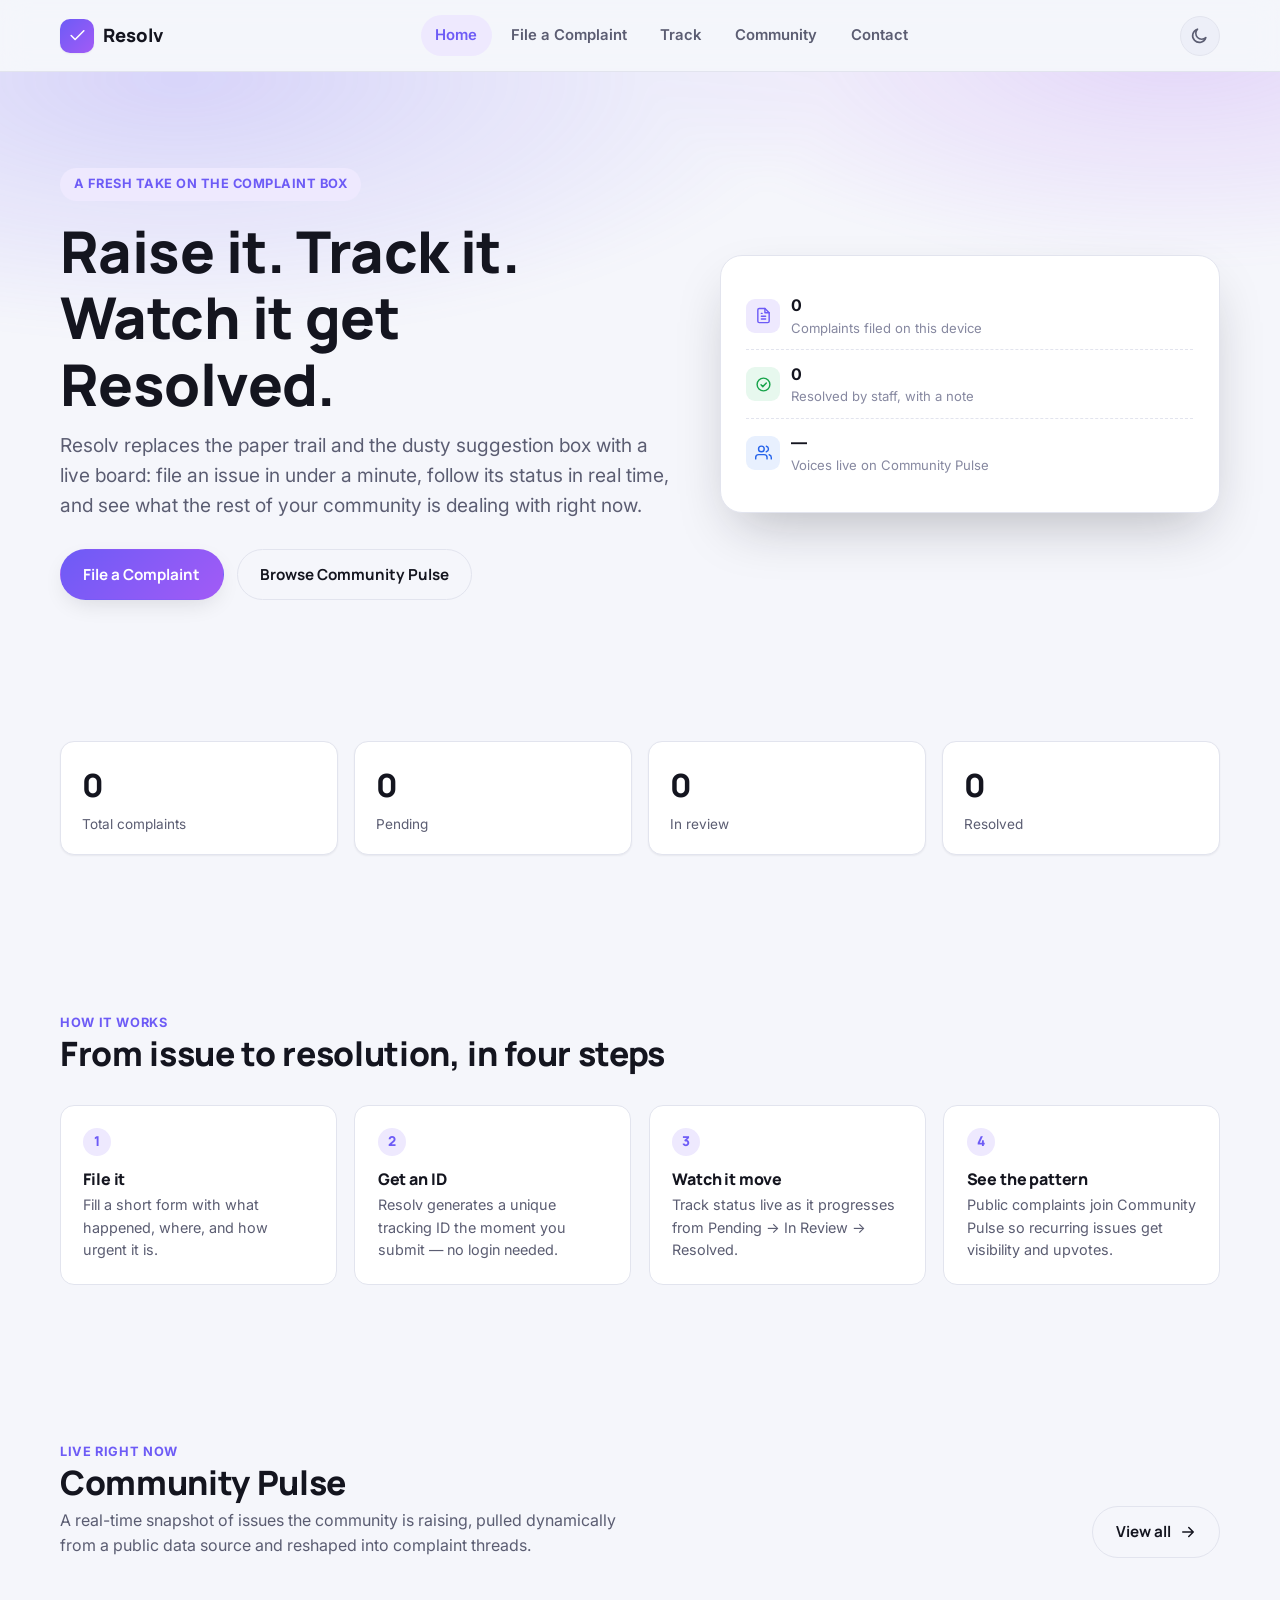
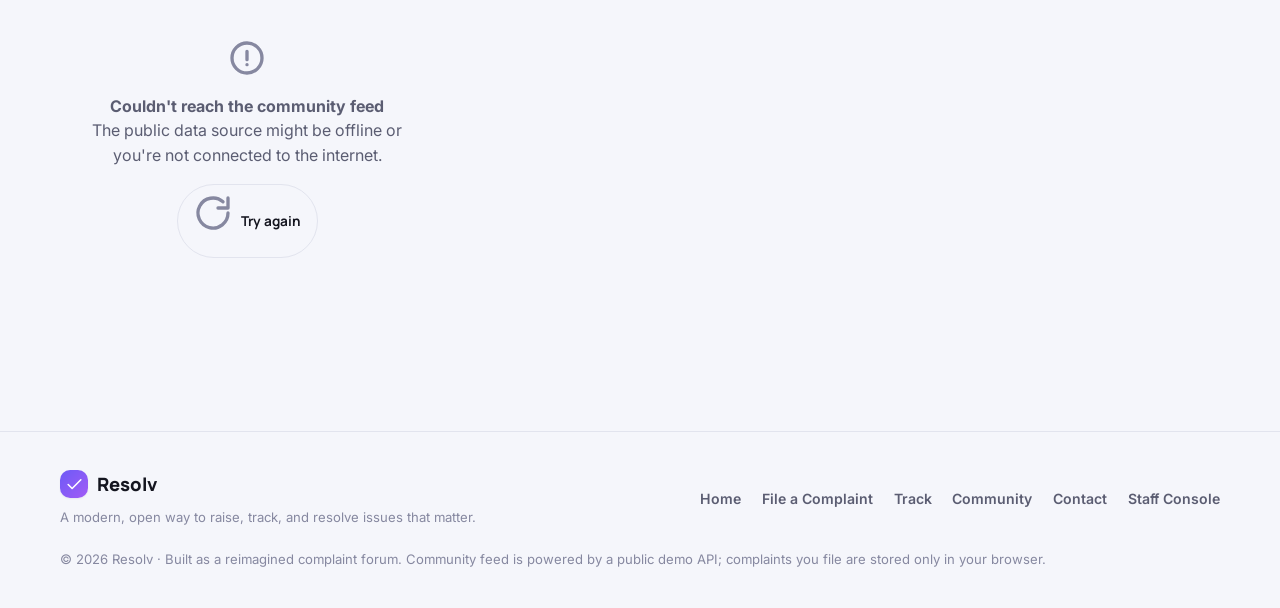
<file: index.html>
<!DOCTYPE html>
<html lang="en">

<head>
  <meta charset="UTF-8" />
  <meta http-equiv="X-UA-Compatible" content="IE=edge" />
  <meta name="viewport" content="width=device-width, initial-scale=1.0" />
  <title>Resolv — Raise it. Track it. Resolved.</title>
  <meta name="description" content="Resolv is a modern, community-driven way to file complaints, watch them move through resolution in real time, and see what issues your community is raising right now." />
  <link rel="icon" href="data:image/svg+xml,%3Csvg xmlns='http://www.w3.org/2000/svg' viewBox='0 0 32 32'%3E%3Crect width='32' height='32' rx='8' fill='%236d5bf6'/%3E%3Cpath d='M9 17l5 5 9-11' stroke='white' stroke-width='3' fill='none' stroke-linecap='round' stroke-linejoin='round'/%3E%3C/svg%3E" />
  <script>
    (function () {
      var t = localStorage.getItem('resolv.theme') || (window.matchMedia && window.matchMedia('(prefers-color-scheme: dark)').matches ? 'dark' : 'light');
      document.documentElement.setAttribute('data-theme', t);
    })();
  </script>
  <link rel="preconnect" href="https://fonts.googleapis.com">
  <link rel="preconnect" href="https://fonts.gstatic.com" crossorigin>
  <link href="https://fonts.googleapis.com/css2?family=Inter:wght@400;500;600;700;800&family=Manrope:wght@700;800&display=swap" rel="stylesheet">
  <link rel="stylesheet" href="assets/css/styles.css" />
</head>

<body data-page="home">

  <header class="site-header">
    <div class="container navbar">
      <a href="index.html" class="brand">
        <span class="brand-mark" data-icon="check"></span>
        Resolv
      </a>
      <nav class="nav-links" id="navLinks">
        <a href="index.html" data-nav="home">Home</a>
        <a href="file-complaint.html" data-nav="file">File a Complaint</a>
        <a href="track-complaint.html" data-nav="track">Track</a>
        <a href="community.html" data-nav="community">Community</a>
        <a href="contact.html" data-nav="contact">Contact</a>
      </nav>
      <div class="nav-right">
        <button class="btn-icon theme-toggle" id="themeToggle" aria-label="Toggle dark mode" type="button"></button>
        <button class="btn-icon nav-toggle" aria-label="Toggle menu" aria-expanded="false" type="button" id="navIconBtn"></button>
      </div>
    </div>
  </header>

  <main>
    <section class="hero">
      <div class="container hero-grid">
        <div>
          <span class="eyebrow">A fresh take on the complaint box</span>
          <h1>Raise it. Track it. Watch it get Resolved.</h1>
          <p class="lede">Resolv replaces the paper trail and the dusty suggestion box with a live board: file an
            issue in under a minute, follow its status in real time, and see what the rest of your community is
            dealing with right now.</p>
          <div class="hero-actions">
            <a href="file-complaint.html" class="btn btn-primary">File a Complaint</a>
            <a href="community.html" class="btn btn-outline">Browse Community Pulse</a>
          </div>
        </div>
        <div class="hero-card fade-in">
          <div class="mini-row">
            <span class="mini-icon" style="background:var(--accent-soft);color:var(--accent)" data-icon="fileText"></span>
            <div>
              <strong id="heroTotal">—</strong>
              <div class="footer-note">Complaints filed on this device</div>
            </div>
          </div>
          <div class="mini-row">
            <span class="mini-icon" style="background:var(--success-soft);color:var(--success)" data-icon="checkCircle"></span>
            <div>
              <strong id="heroResolved">—</strong>
              <div class="footer-note">Resolved by staff, with a note</div>
            </div>
          </div>
          <div class="mini-row">
            <span class="mini-icon" style="background:var(--info-soft);color:var(--info)" data-icon="users"></span>
            <div>
              <strong id="heroVoices">—</strong>
              <div class="footer-note">Voices live on Community Pulse</div>
            </div>
          </div>
        </div>
      </div>
    </section>

    <section>
      <div class="container">
        <div class="stat-row" id="statRow">
          <div class="stat-tile"><div class="value" id="statTotal">—</div><div class="label">Total complaints</div></div>
          <div class="stat-tile"><div class="value" id="statPending">—</div><div class="label">Pending</div></div>
          <div class="stat-tile"><div class="value" id="statReview">—</div><div class="label">In review</div></div>
          <div class="stat-tile"><div class="value" id="statResolved">—</div><div class="label">Resolved</div></div>
        </div>
      </div>
    </section>

    <section>
      <div class="container">
        <div class="section-head">
          <div>
            <span class="section-tag">How it works</span>
            <h2>From issue to resolution, in four steps</h2>
          </div>
        </div>
        <div class="steps-grid">
          <div class="step-card">
            <div class="step-num">1</div>
            <h3>File it</h3>
            <p>Fill a short form with what happened, where, and how urgent it is.</p>
          </div>
          <div class="step-card">
            <div class="step-num">2</div>
            <h3>Get an ID</h3>
            <p>Resolv generates a unique tracking ID the moment you submit — no login needed.</p>
          </div>
          <div class="step-card">
            <div class="step-num">3</div>
            <h3>Watch it move</h3>
            <p>Track status live as it progresses from Pending → In Review → Resolved.</p>
          </div>
          <div class="step-card">
            <div class="step-num">4</div>
            <h3>See the pattern</h3>
            <p>Public complaints join Community Pulse so recurring issues get visibility and upvotes.</p>
          </div>
        </div>
      </div>
    </section>

    <section>
      <div class="container">
        <div class="section-head">
          <div>
            <span class="section-tag">Live right now</span>
            <h2>Community Pulse</h2>
            <p>A real-time snapshot of issues the community is raising, pulled dynamically from a public data
              source and reshaped into complaint threads.</p>
          </div>
          <a href="community.html" class="btn btn-outline">View all<span data-icon="arrowRight"></span></a>
        </div>
        <div class="complaint-grid" id="pulsePreview">
          <div class="skeleton skeleton-card"></div>
          <div class="skeleton skeleton-card"></div>
          <div class="skeleton skeleton-card"></div>
        </div>
      </div>
    </section>
  </main>

  <footer class="site-footer">
    <div class="container footer-grid">
      <div>
        <a href="index.html" class="brand" style="margin-bottom:.5rem;">
          <span class="brand-mark" data-icon="check" style="width:28px;height:28px;"></span>
          Resolv
        </a>
        <p class="footer-note">A modern, open way to raise, track, and resolve issues that matter.</p>
      </div>
      <nav class="foot-links">
        <a href="index.html">Home</a>
        <a href="file-complaint.html">File a Complaint</a>
        <a href="track-complaint.html">Track</a>
        <a href="community.html">Community</a>
        <a href="contact.html">Contact</a>
        <a href="admin.html">Staff Console</a>
      </nav>
    </div>
    <div class="container">
      <p class="footer-note" style="margin-top:1.4rem;">© 2026 Resolv · Built as a reimagined complaint forum. Community
        feed is powered by a public demo API; complaints you file are stored only in your browser.</p>
    </div>
  </footer>

  <script type="module" src="assets/js/home.js"></script>
</body>

</html>
</file>
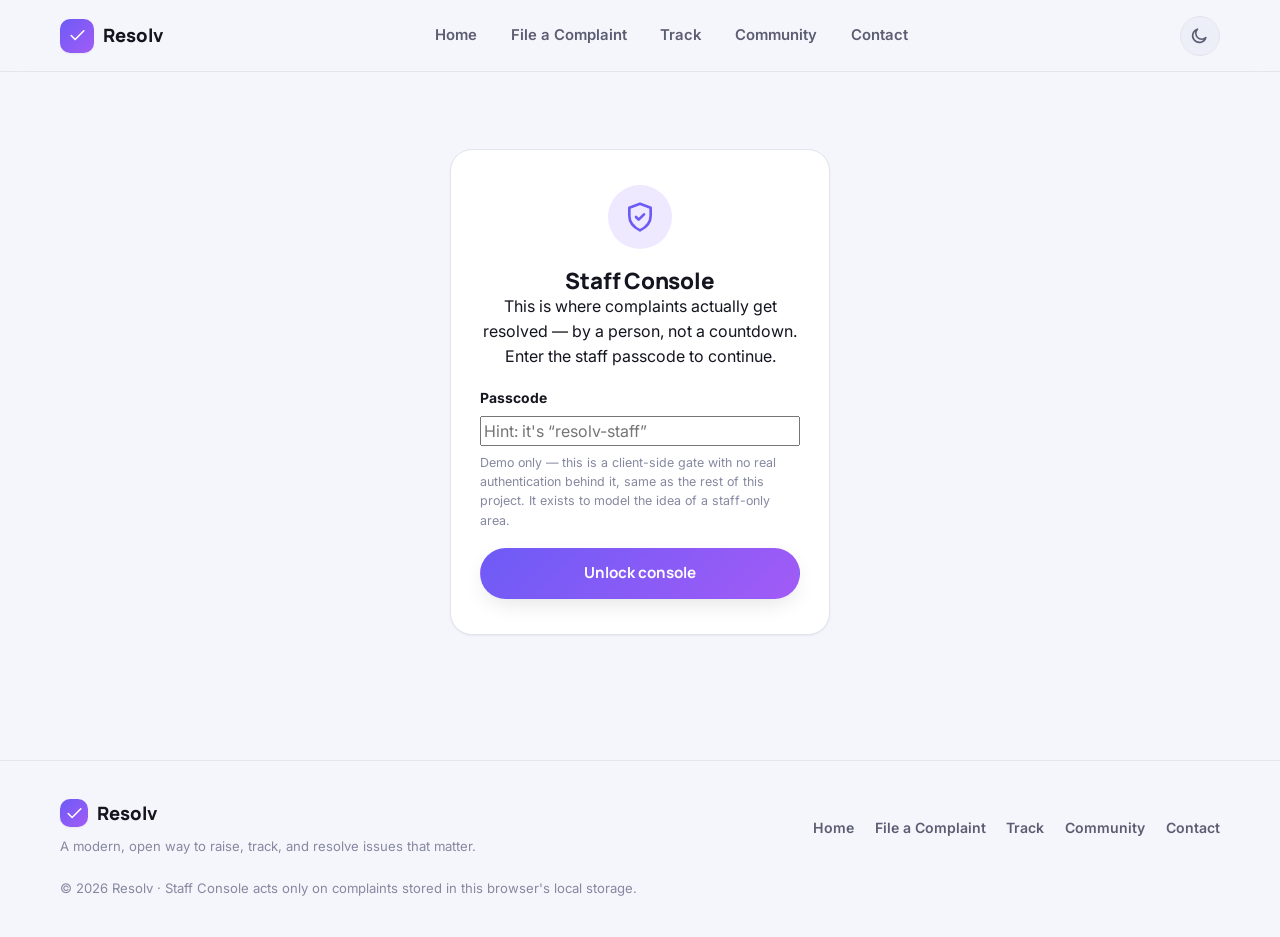
<file: admin.html>
<!DOCTYPE html>
<html lang="en">

<head>
  <meta charset="UTF-8" />
  <meta http-equiv="X-UA-Compatible" content="IE=edge" />
  <meta name="viewport" content="width=device-width, initial-scale=1.0" />
  <title>Staff Console — Resolv</title>
  <meta name="robots" content="noindex" />
  <meta name="description" content="Move complaints through review and mark them resolved with a note." />
  <link rel="icon" href="data:image/svg+xml,%3Csvg xmlns='http://www.w3.org/2000/svg' viewBox='0 0 32 32'%3E%3Crect width='32' height='32' rx='8' fill='%236d5bf6'/%3E%3Cpath d='M9 17l5 5 9-11' stroke='white' stroke-width='3' fill='none' stroke-linecap='round' stroke-linejoin='round'/%3E%3C/svg%3E" />
  <script>
    (function () {
      var t = localStorage.getItem('resolv.theme') || (window.matchMedia && window.matchMedia('(prefers-color-scheme: dark)').matches ? 'dark' : 'light');
      document.documentElement.setAttribute('data-theme', t);
    })();
  </script>
  <link rel="preconnect" href="https://fonts.googleapis.com">
  <link rel="preconnect" href="https://fonts.gstatic.com" crossorigin>
  <link href="https://fonts.googleapis.com/css2?family=Inter:wght@400;500;600;700;800&family=Manrope:wght@700;800&display=swap" rel="stylesheet">
  <link rel="stylesheet" href="assets/css/styles.css" />
</head>

<body data-page="admin">

  <header class="site-header">
    <div class="container navbar">
      <a href="index.html" class="brand">
        <span class="brand-mark" data-icon="check"></span>
        Resolv
      </a>
      <nav class="nav-links" id="navLinks">
        <a href="index.html" data-nav="home">Home</a>
        <a href="file-complaint.html" data-nav="file">File a Complaint</a>
        <a href="track-complaint.html" data-nav="track">Track</a>
        <a href="community.html" data-nav="community">Community</a>
        <a href="contact.html" data-nav="contact">Contact</a>
      </nav>
      <div class="nav-right">
        <button class="btn-icon theme-toggle" id="themeToggle" aria-label="Toggle dark mode" type="button"></button>
        <button class="btn-icon nav-toggle" aria-label="Toggle menu" aria-expanded="false" type="button"></button>
      </div>
    </div>
  </header>

  <main>
    <section id="gateSection">
      <div class="container narrow">
        <div class="card gate-card">
          <div class="success-icon" data-icon="shieldCheck"></div>
          <h1 style="font-size:1.4rem;">Staff Console</h1>
          <p class="lede" style="margin-inline:auto;">This is where complaints actually get resolved — by a person,
            not a countdown. Enter the staff passcode to continue.</p>
          <form id="gateForm" style="margin-top:1.2rem; text-align:left;">
            <div class="field">
              <label for="passcode">Passcode</label>
              <input type="password" id="passcode" placeholder="Hint: it's “resolv-staff”" autocomplete="off" />
              <span class="hint">Demo only — this is a client-side gate with no real authentication behind it, same
                as the rest of this project. It exists to model the idea of a staff-only area.</span>
            </div>
            <button type="submit" class="btn btn-primary btn-block">Unlock console</button>
          </form>
        </div>
      </div>
    </section>

    <section id="consoleSection" hidden style="padding-top: 2rem;">
      <div class="container">
        <span class="eyebrow">Staff only</span>
        <h1 style="font-size:clamp(1.8rem,4vw,2.4rem); margin-block:1rem .6rem;">Staff Console</h1>
        <p class="lede">Move complaints through the pipeline. A complaint only becomes <strong>Resolved</strong> when
          you resolve it here — nothing here happens automatically.</p>

        <div class="stat-row" style="margin-top:1.6rem;">
          <div class="stat-tile"><div class="value" id="cTotal">—</div><div class="label">Total</div></div>
          <div class="stat-tile"><div class="value" id="cPending">—</div><div class="label">Pending</div></div>
          <div class="stat-tile"><div class="value" id="cReview">—</div><div class="label">In review</div></div>
          <div class="stat-tile"><div class="value" id="cResolved">—</div><div class="label">Resolved</div></div>
        </div>

        <div class="filters-bar" style="margin-top:1.6rem;">
          <div class="search-field">
            <span data-icon="search"></span>
            <input type="text" id="searchInput" placeholder="Search by ID, category, filer…" />
          </div>
          <div class="chip-group" id="statusChips">
            <button class="chip active" data-filter="all" type="button">All</button>
            <button class="chip" data-filter="pending" type="button">Pending</button>
            <button class="chip" data-filter="review" type="button">In Review</button>
            <button class="chip" data-filter="resolved" type="button">Resolved</button>
          </div>
        </div>

        <div id="adminList"></div>
      </div>
    </section>
  </main>

  <footer class="site-footer">
    <div class="container footer-grid">
      <div>
        <a href="index.html" class="brand" style="margin-bottom:.5rem;">
          <span class="brand-mark" data-icon="check" style="width:28px;height:28px;"></span>
          Resolv
        </a>
        <p class="footer-note">A modern, open way to raise, track, and resolve issues that matter.</p>
      </div>
      <nav class="foot-links">
        <a href="index.html">Home</a>
        <a href="file-complaint.html">File a Complaint</a>
        <a href="track-complaint.html">Track</a>
        <a href="community.html">Community</a>
        <a href="contact.html">Contact</a>
      </nav>
    </div>
    <div class="container">
      <p class="footer-note" style="margin-top:1.4rem;">© 2026 Resolv · Staff Console acts only on complaints stored in this browser's local storage.</p>
    </div>
  </footer>

  <script type="module" src="assets/js/admin.js"></script>
</body>

</html>
</file>
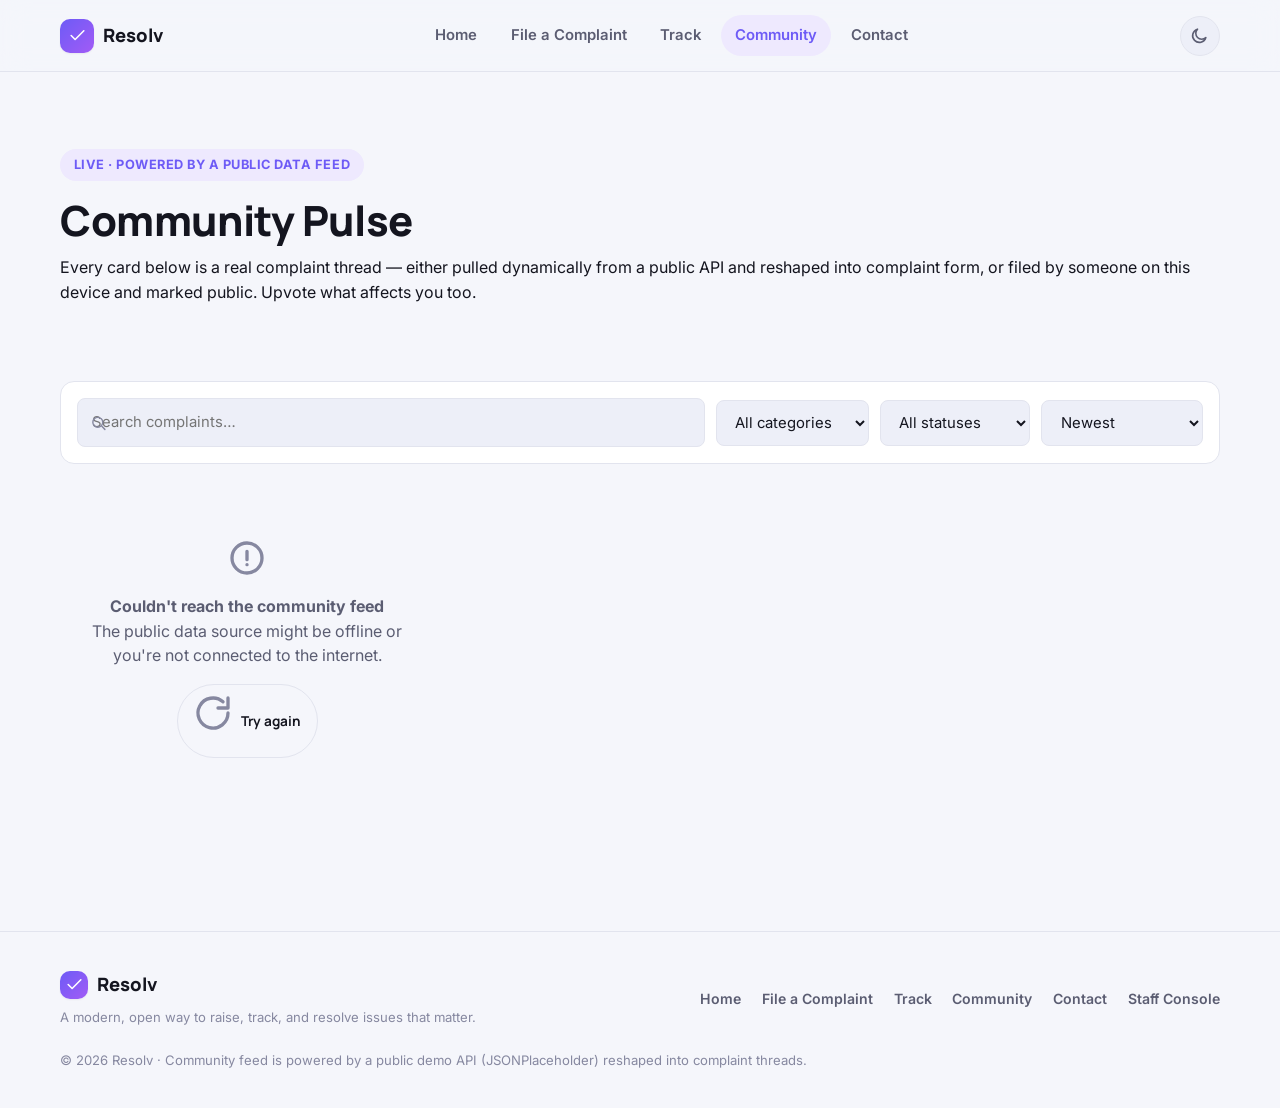
<file: community.html>
<!DOCTYPE html>
<html lang="en">

<head>
  <meta charset="UTF-8" />
  <meta http-equiv="X-UA-Compatible" content="IE=edge" />
  <meta name="viewport" content="width=device-width, initial-scale=1.0" />
  <title>Community Pulse — Resolv</title>
  <meta name="description" content="See what issues the community is raising right now, filter by category or status, and upvote what matters to you." />
  <link rel="icon" href="data:image/svg+xml,%3Csvg xmlns='http://www.w3.org/2000/svg' viewBox='0 0 32 32'%3E%3Crect width='32' height='32' rx='8' fill='%236d5bf6'/%3E%3Cpath d='M9 17l5 5 9-11' stroke='white' stroke-width='3' fill='none' stroke-linecap='round' stroke-linejoin='round'/%3E%3C/svg%3E" />
  <script>
    (function () {
      var t = localStorage.getItem('resolv.theme') || (window.matchMedia && window.matchMedia('(prefers-color-scheme: dark)').matches ? 'dark' : 'light');
      document.documentElement.setAttribute('data-theme', t);
    })();
  </script>
  <link rel="preconnect" href="https://fonts.googleapis.com">
  <link rel="preconnect" href="https://fonts.gstatic.com" crossorigin>
  <link href="https://fonts.googleapis.com/css2?family=Inter:wght@400;500;600;700;800&family=Manrope:wght@700;800&display=swap" rel="stylesheet">
  <link rel="stylesheet" href="assets/css/styles.css" />
</head>

<body data-page="community">

  <header class="site-header">
    <div class="container navbar">
      <a href="index.html" class="brand">
        <span class="brand-mark" data-icon="check"></span>
        Resolv
      </a>
      <nav class="nav-links" id="navLinks">
        <a href="index.html" data-nav="home">Home</a>
        <a href="file-complaint.html" data-nav="file">File a Complaint</a>
        <a href="track-complaint.html" data-nav="track">Track</a>
        <a href="community.html" data-nav="community">Community</a>
        <a href="contact.html" data-nav="contact">Contact</a>
      </nav>
      <div class="nav-right">
        <button class="btn-icon theme-toggle" id="themeToggle" aria-label="Toggle dark mode" type="button"></button>
        <button class="btn-icon nav-toggle" aria-label="Toggle menu" aria-expanded="false" type="button"></button>
      </div>
    </div>
  </header>

  <main>
    <section style="padding-bottom:0;">
      <div class="container">
        <span class="eyebrow">Live · powered by a public data feed</span>
        <h1 style="font-size:clamp(1.8rem,4vw,2.6rem); margin-block:1rem .6rem;">Community Pulse</h1>
        <p class="lede">Every card below is a real complaint thread — either pulled dynamically from a public API and
          reshaped into complaint form, or filed by someone on this device and marked public. Upvote what affects you
          too.</p>
      </div>
    </section>

    <section>
      <div class="container">
        <div class="filters-bar">
          <div class="search-field">
            <span data-icon="search"></span>
            <input type="text" id="searchInput" placeholder="Search complaints…" />
          </div>
          <select id="categoryFilter">
            <option value="all">All categories</option>
          </select>
          <select id="statusFilter">
            <option value="all">All statuses</option>
            <option value="pending">Pending</option>
            <option value="review">In Review</option>
            <option value="resolved">Resolved</option>
          </select>
          <select id="sortFilter">
            <option value="newest">Newest</option>
            <option value="votes">Most upvoted</option>
            <option value="discussed">Most discussed</option>
          </select>
        </div>

        <p class="footer-note" id="resultCount" style="margin-bottom:1.2rem;"></p>

        <div class="complaint-grid" id="board"></div>
      </div>
    </section>
  </main>

  <footer class="site-footer">
    <div class="container footer-grid">
      <div>
        <a href="index.html" class="brand" style="margin-bottom:.5rem;">
          <span class="brand-mark" data-icon="check" style="width:28px;height:28px;"></span>
          Resolv
        </a>
        <p class="footer-note">A modern, open way to raise, track, and resolve issues that matter.</p>
      </div>
      <nav class="foot-links">
        <a href="index.html">Home</a>
        <a href="file-complaint.html">File a Complaint</a>
        <a href="track-complaint.html">Track</a>
        <a href="community.html">Community</a>
        <a href="contact.html">Contact</a>
        <a href="admin.html">Staff Console</a>
      </nav>
    </div>
    <div class="container">
      <p class="footer-note" style="margin-top:1.4rem;">© 2026 Resolv · Community feed is powered by a public demo API (JSONPlaceholder) reshaped into complaint threads.</p>
    </div>
  </footer>

  <script type="module" src="assets/js/community.js"></script>
</body>

</html>
</file>
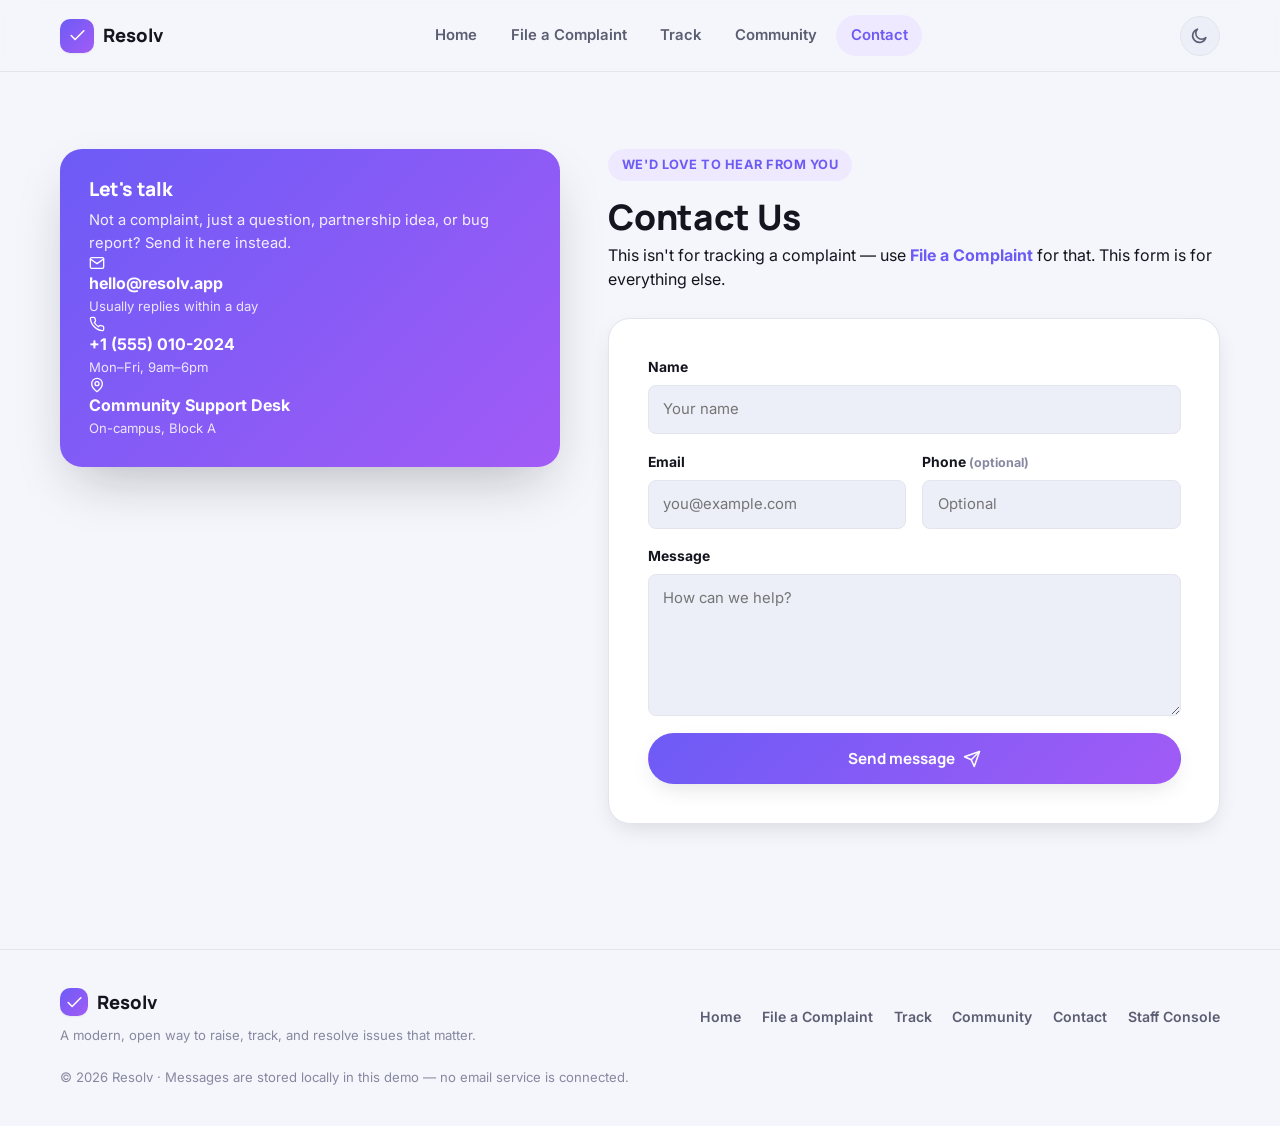
<file: contact.html>
<!DOCTYPE html>
<html lang="en">

<head>
  <meta charset="UTF-8" />
  <meta http-equiv="X-UA-Compatible" content="IE=edge" />
  <meta name="viewport" content="width=device-width, initial-scale=1.0" />
  <title>Contact Us — Resolv</title>
  <meta name="description" content="Get in touch with the Resolv team." />
  <link rel="icon" href="data:image/svg+xml,%3Csvg xmlns='http://www.w3.org/2000/svg' viewBox='0 0 32 32'%3E%3Crect width='32' height='32' rx='8' fill='%236d5bf6'/%3E%3Cpath d='M9 17l5 5 9-11' stroke='white' stroke-width='3' fill='none' stroke-linecap='round' stroke-linejoin='round'/%3E%3C/svg%3E" />
  <script>
    (function () {
      var t = localStorage.getItem('resolv.theme') || (window.matchMedia && window.matchMedia('(prefers-color-scheme: dark)').matches ? 'dark' : 'light');
      document.documentElement.setAttribute('data-theme', t);
    })();
  </script>
  <link rel="preconnect" href="https://fonts.googleapis.com">
  <link rel="preconnect" href="https://fonts.gstatic.com" crossorigin>
  <link href="https://fonts.googleapis.com/css2?family=Inter:wght@400;500;600;700;800&family=Manrope:wght@700;800&display=swap" rel="stylesheet">
  <link rel="stylesheet" href="assets/css/styles.css" />
</head>

<body data-page="contact">

  <header class="site-header">
    <div class="container navbar">
      <a href="index.html" class="brand">
        <span class="brand-mark" data-icon="check"></span>
        Resolv
      </a>
      <nav class="nav-links" id="navLinks">
        <a href="index.html" data-nav="home">Home</a>
        <a href="file-complaint.html" data-nav="file">File a Complaint</a>
        <a href="track-complaint.html" data-nav="track">Track</a>
        <a href="community.html" data-nav="community">Community</a>
        <a href="contact.html" data-nav="contact">Contact</a>
      </nav>
      <div class="nav-right">
        <button class="btn-icon theme-toggle" id="themeToggle" aria-label="Toggle dark mode" type="button"></button>
        <button class="btn-icon nav-toggle" aria-label="Toggle menu" aria-expanded="false" type="button"></button>
      </div>
    </div>
  </header>

  <main>
    <section>
      <div class="container two-col">
        <div class="contact-info-card">
          <h3>Let's talk</h3>
          <p>Not a complaint, just a question, partnership idea, or bug report? Send it here instead.</p>
          <div class="mini-row">
            <span class="mini-icon" data-icon="mail"></span>
            <div><strong>hello@resolv.app</strong><div style="opacity:.85; font-size:.82rem;">Usually replies within a day</div></div>
          </div>
          <div class="mini-row">
            <span class="mini-icon" data-icon="phone"></span>
            <div><strong>+1 (555) 010-2024</strong><div style="opacity:.85; font-size:.82rem;">Mon–Fri, 9am–6pm</div></div>
          </div>
          <div class="mini-row">
            <span class="mini-icon" data-icon="mapPin"></span>
            <div><strong>Community Support Desk</strong><div style="opacity:.85; font-size:.82rem;">On-campus, Block A</div></div>
          </div>
        </div>

        <div>
          <span class="eyebrow">We'd love to hear from you</span>
          <h1 style="font-size:clamp(1.7rem,3.4vw,2.2rem); margin-block:1rem .3rem;">Contact Us</h1>
          <p class="lede" style="margin-bottom:1.6rem;">This isn't for tracking a complaint — use <a href="file-complaint.html" style="color:var(--accent); font-weight:700;">File a Complaint</a> for that. This form is for everything else.</p>

          <form class="form-card" id="contactForm" novalidate>
            <div class="field" data-field="name">
              <label for="name">Name</label>
              <input type="text" id="name" name="name" placeholder="Your name" />
              <span class="error-text">Please enter your name.</span>
            </div>
            <div class="field-row">
              <div class="field" data-field="email">
                <label for="email">Email</label>
                <input type="email" id="email" name="email" placeholder="you@example.com" />
                <span class="error-text">Enter a valid email.</span>
              </div>
              <div class="field" data-field="phone">
                <label for="phone">Phone <span class="hint">(optional)</span></label>
                <input type="tel" id="phone" name="phone" placeholder="Optional" />
              </div>
            </div>
            <div class="field" data-field="message">
              <label for="message">Message</label>
              <textarea id="message" name="message" rows="5" placeholder="How can we help?"></textarea>
              <span class="error-text">Please write a short message (10+ characters).</span>
            </div>
            <button type="submit" class="btn btn-primary btn-block">Send message<span data-icon="send"></span></button>
          </form>

          <div class="card form-card success-panel" id="contactSuccess" hidden>
            <div class="success-icon" data-icon="checkCircle"></div>
            <h2>Message sent</h2>
            <p class="lede" style="margin-inline:auto;">Thanks for reaching out — we'll get back to you soon.</p>
            <button type="button" class="btn btn-outline" id="sendAnotherBtn" style="margin-top:1rem;">Send another message</button>
          </div>
        </div>
      </div>
    </section>
  </main>

  <footer class="site-footer">
    <div class="container footer-grid">
      <div>
        <a href="index.html" class="brand" style="margin-bottom:.5rem;">
          <span class="brand-mark" data-icon="check" style="width:28px;height:28px;"></span>
          Resolv
        </a>
        <p class="footer-note">A modern, open way to raise, track, and resolve issues that matter.</p>
      </div>
      <nav class="foot-links">
        <a href="index.html">Home</a>
        <a href="file-complaint.html">File a Complaint</a>
        <a href="track-complaint.html">Track</a>
        <a href="community.html">Community</a>
        <a href="contact.html">Contact</a>
        <a href="admin.html">Staff Console</a>
      </nav>
    </div>
    <div class="container">
      <p class="footer-note" style="margin-top:1.4rem;">© 2026 Resolv · Messages are stored locally in this demo — no email service is connected.</p>
    </div>
  </footer>

  <script type="module" src="assets/js/contact.js"></script>
</body>

</html>
</file>
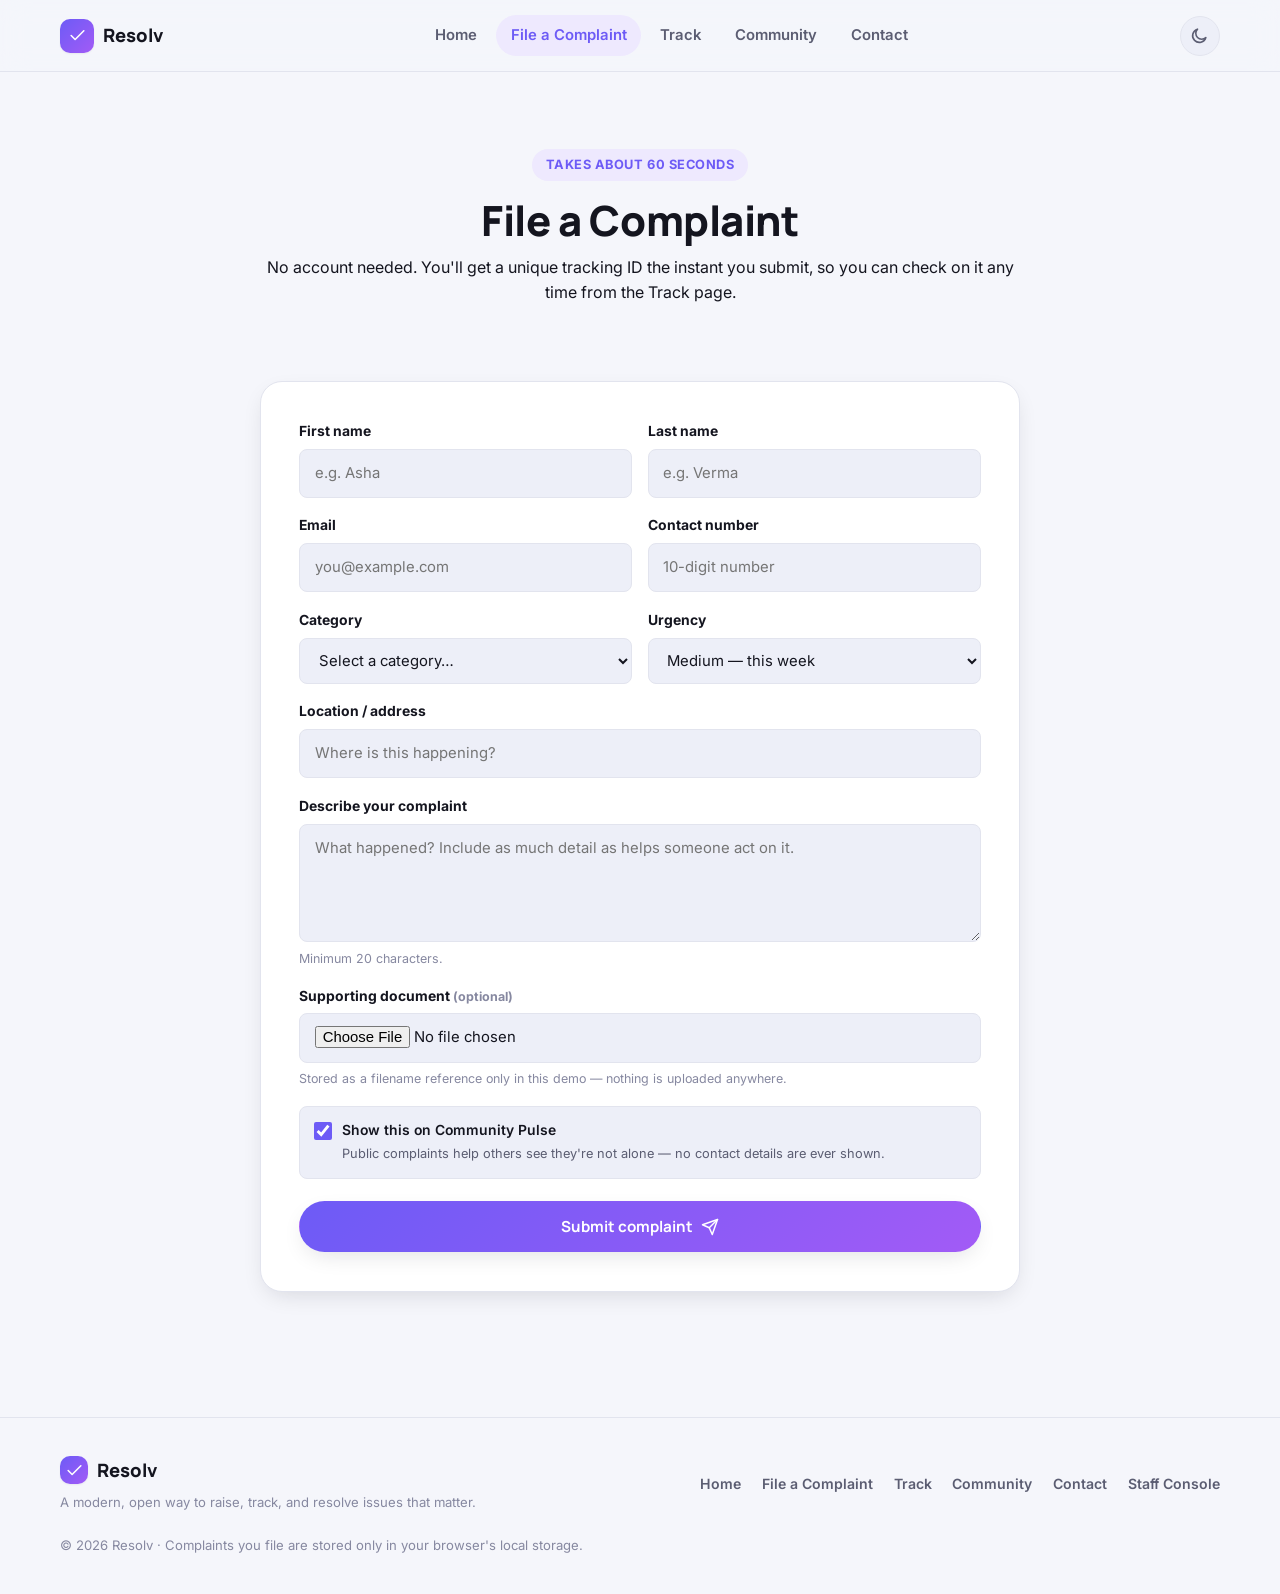
<file: file-complaint.html>
<!DOCTYPE html>
<html lang="en">

<head>
  <meta charset="UTF-8" />
  <meta http-equiv="X-UA-Compatible" content="IE=edge" />
  <meta name="viewport" content="width=device-width, initial-scale=1.0" />
  <title>File a Complaint — Resolv</title>
  <meta name="description" content="File a complaint in under a minute and get an instant tracking ID." />
  <link rel="icon" href="data:image/svg+xml,%3Csvg xmlns='http://www.w3.org/2000/svg' viewBox='0 0 32 32'%3E%3Crect width='32' height='32' rx='8' fill='%236d5bf6'/%3E%3Cpath d='M9 17l5 5 9-11' stroke='white' stroke-width='3' fill='none' stroke-linecap='round' stroke-linejoin='round'/%3E%3C/svg%3E" />
  <script>
    (function () {
      var t = localStorage.getItem('resolv.theme') || (window.matchMedia && window.matchMedia('(prefers-color-scheme: dark)').matches ? 'dark' : 'light');
      document.documentElement.setAttribute('data-theme', t);
    })();
  </script>
  <link rel="preconnect" href="https://fonts.googleapis.com">
  <link rel="preconnect" href="https://fonts.gstatic.com" crossorigin>
  <link href="https://fonts.googleapis.com/css2?family=Inter:wght@400;500;600;700;800&family=Manrope:wght@700;800&display=swap" rel="stylesheet">
  <link rel="stylesheet" href="assets/css/styles.css" />
</head>

<body data-page="file">

  <header class="site-header">
    <div class="container navbar">
      <a href="index.html" class="brand">
        <span class="brand-mark" data-icon="check"></span>
        Resolv
      </a>
      <nav class="nav-links" id="navLinks">
        <a href="index.html" data-nav="home">Home</a>
        <a href="file-complaint.html" data-nav="file">File a Complaint</a>
        <a href="track-complaint.html" data-nav="track">Track</a>
        <a href="community.html" data-nav="community">Community</a>
        <a href="contact.html" data-nav="contact">Contact</a>
      </nav>
      <div class="nav-right">
        <button class="btn-icon theme-toggle" id="themeToggle" aria-label="Toggle dark mode" type="button"></button>
        <button class="btn-icon nav-toggle" aria-label="Toggle menu" aria-expanded="false" type="button"></button>
      </div>
    </div>
  </header>

  <main>
    <section style="padding-bottom: 0;">
      <div class="container narrow" style="text-align:center;">
        <span class="eyebrow">Takes about 60 seconds</span>
        <h1 style="font-size:clamp(1.8rem,4vw,2.6rem); margin-block:1rem .6rem;">File a Complaint</h1>
        <p class="lede" style="margin-inline:auto;">No account needed. You'll get a unique tracking ID the instant
          you submit, so you can check on it any time from the Track page.</p>
      </div>
    </section>

    <section>
      <div class="container narrow">

        <form class="form-card" id="complaintForm" novalidate>
          <div class="field-row">
            <div class="field" data-field="firstName">
              <label for="firstName">First name</label>
              <input type="text" id="firstName" name="firstName" placeholder="e.g. Asha" autocomplete="given-name" />
              <span class="error-text">Please enter your first name.</span>
            </div>
            <div class="field" data-field="lastName">
              <label for="lastName">Last name</label>
              <input type="text" id="lastName" name="lastName" placeholder="e.g. Verma" autocomplete="family-name" />
              <span class="error-text">Please enter your last name.</span>
            </div>
          </div>

          <div class="field-row">
            <div class="field" data-field="email">
              <label for="email">Email</label>
              <input type="email" id="email" name="email" placeholder="you@example.com" autocomplete="email" />
              <span class="error-text">Enter a valid email address.</span>
            </div>
            <div class="field" data-field="contact">
              <label for="contact">Contact number</label>
              <input type="tel" id="contact" name="contact" placeholder="10-digit number" autocomplete="tel" />
              <span class="error-text">Enter a valid 10-digit phone number.</span>
            </div>
          </div>

          <div class="field-row">
            <div class="field" data-field="category">
              <label for="category">Category</label>
              <select id="category" name="category">
                <option value="">Select a category…</option>
              </select>
              <span class="error-text">Please choose a category.</span>
            </div>
            <div class="field" data-field="urgency">
              <label for="urgency">Urgency</label>
              <select id="urgency" name="urgency">
                <option value="low">Low — can wait</option>
                <option value="medium" selected>Medium — this week</option>
                <option value="high">High — needs quick attention</option>
              </select>
            </div>
          </div>

          <div class="field" data-field="address">
            <label for="address">Location / address</label>
            <input type="text" id="address" name="address" placeholder="Where is this happening?" />
            <span class="error-text">Please add a location.</span>
          </div>

          <div class="field" data-field="description">
            <label for="description">Describe your complaint</label>
            <textarea id="description" name="description" rows="4" placeholder="What happened? Include as much detail as helps someone act on it."></textarea>
            <span class="hint">Minimum 20 characters.</span>
            <span class="error-text">Please describe the issue in at least 20 characters.</span>
          </div>

          <div class="field">
            <label for="proof">Supporting document <span class="hint">(optional)</span></label>
            <input type="file" id="proof" name="proof" />
            <span class="hint">Stored as a filename reference only in this demo — nothing is uploaded anywhere.</span>
          </div>

          <div class="checkbox-row" style="margin-bottom: 1.4rem;">
            <input type="checkbox" id="isPublic" name="isPublic" checked />
            <label for="isPublic">Show this on Community Pulse
              <span>Public complaints help others see they're not alone — no contact details are ever shown.</span>
            </label>
          </div>

          <button type="submit" class="btn btn-primary btn-block">Submit complaint<span data-icon="send"></span></button>
        </form>

        <div class="card form-card success-panel" id="successPanel" hidden>
          <div class="success-icon" data-icon="checkCircle"></div>
          <h2>Complaint filed</h2>
          <p class="lede" style="margin-inline:auto;">Save this ID — you'll need it to track your complaint.</p>
          <div class="id-chip">
            <span id="newComplaintId"></span>
            <button type="button" id="copyIdBtn" aria-label="Copy complaint ID" data-icon="copy"></button>
          </div>
          <div class="hero-actions" style="justify-content:center;">
            <a href="#" class="btn btn-primary" id="trackNowBtn">Track this complaint<span data-icon="arrowRight"></span></a>
            <button type="button" class="btn btn-outline" id="fileAnotherBtn">File another</button>
          </div>
        </div>

      </div>
    </section>
  </main>

  <footer class="site-footer">
    <div class="container footer-grid">
      <div>
        <a href="index.html" class="brand" style="margin-bottom:.5rem;">
          <span class="brand-mark" data-icon="check" style="width:28px;height:28px;"></span>
          Resolv
        </a>
        <p class="footer-note">A modern, open way to raise, track, and resolve issues that matter.</p>
      </div>
      <nav class="foot-links">
        <a href="index.html">Home</a>
        <a href="file-complaint.html">File a Complaint</a>
        <a href="track-complaint.html">Track</a>
        <a href="community.html">Community</a>
        <a href="contact.html">Contact</a>
        <a href="admin.html">Staff Console</a>
      </nav>
    </div>
    <div class="container">
      <p class="footer-note" style="margin-top:1.4rem;">© 2026 Resolv · Complaints you file are stored only in your browser's local storage.</p>
    </div>
  </footer>

  <script type="module" src="assets/js/file-complaint.js"></script>
</body>

</html>
</file>
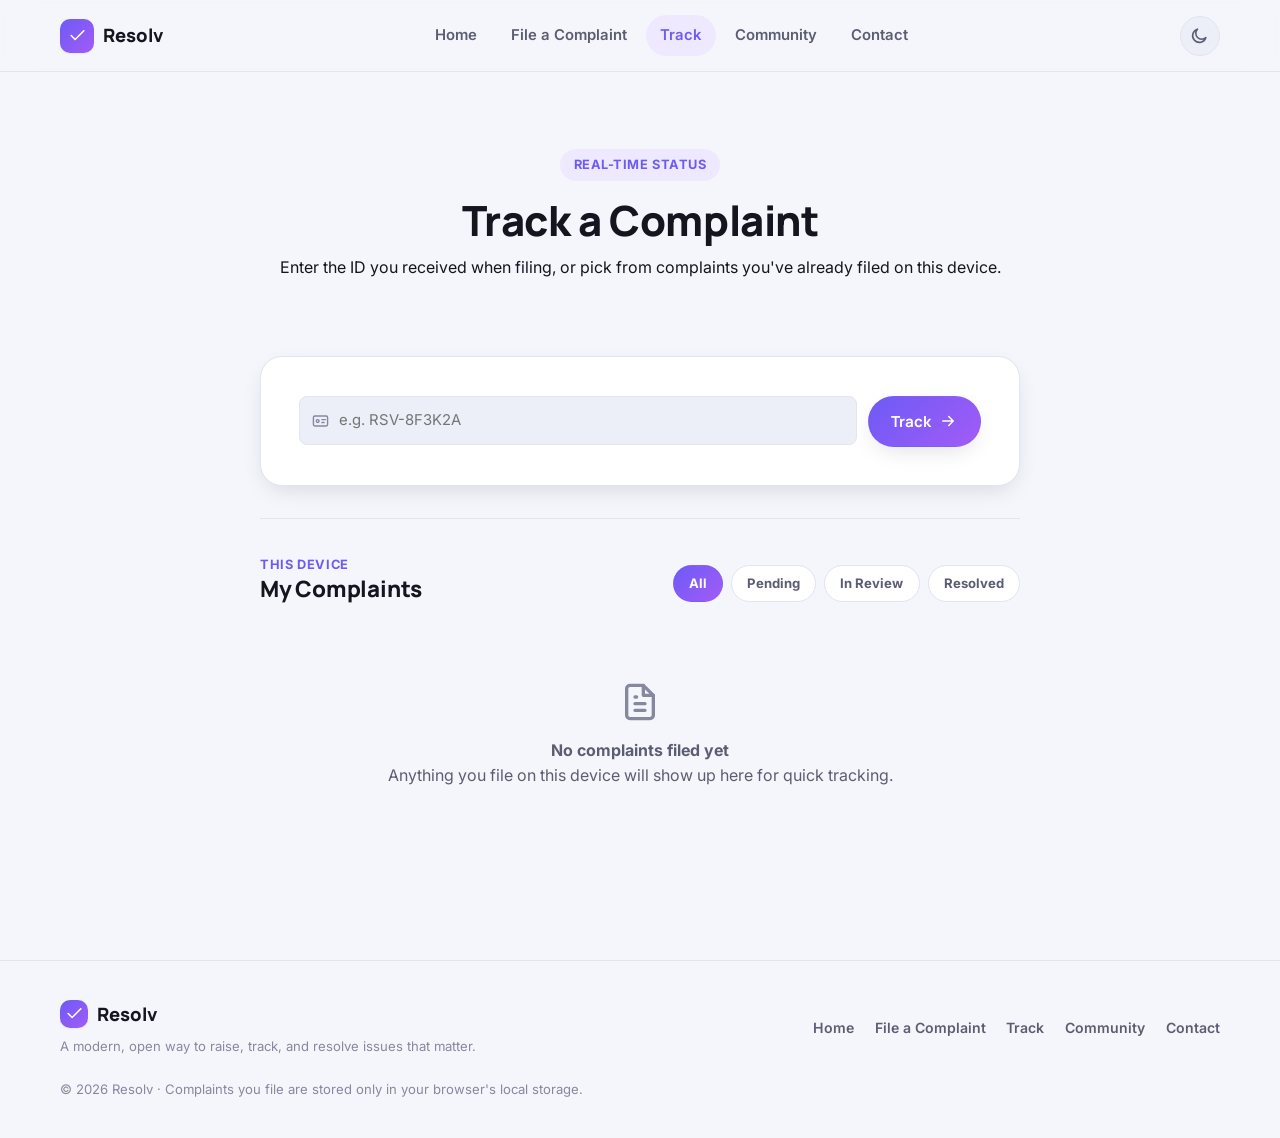
<file: track-complaint.html>
<!DOCTYPE html>
<html lang="en">

<head>
  <meta charset="UTF-8" />
  <meta http-equiv="X-UA-Compatible" content="IE=edge" />
  <meta name="viewport" content="width=device-width, initial-scale=1.0" />
  <title>Track a Complaint — Resolv</title>
  <meta name="description" content="Look up a complaint by its tracking ID and watch it move from Pending to Resolved." />
  <link rel="icon" href="data:image/svg+xml,%3Csvg xmlns='http://www.w3.org/2000/svg' viewBox='0 0 32 32'%3E%3Crect width='32' height='32' rx='8' fill='%236d5bf6'/%3E%3Cpath d='M9 17l5 5 9-11' stroke='white' stroke-width='3' fill='none' stroke-linecap='round' stroke-linejoin='round'/%3E%3C/svg%3E" />
  <script>
    (function () {
      var t = localStorage.getItem('resolv.theme') || (window.matchMedia && window.matchMedia('(prefers-color-scheme: dark)').matches ? 'dark' : 'light');
      document.documentElement.setAttribute('data-theme', t);
    })();
  </script>
  <link rel="preconnect" href="https://fonts.googleapis.com">
  <link rel="preconnect" href="https://fonts.gstatic.com" crossorigin>
  <link href="https://fonts.googleapis.com/css2?family=Inter:wght@400;500;600;700;800&family=Manrope:wght@700;800&display=swap" rel="stylesheet">
  <link rel="stylesheet" href="assets/css/styles.css" />
</head>

<body data-page="track">

  <header class="site-header">
    <div class="container navbar">
      <a href="index.html" class="brand">
        <span class="brand-mark" data-icon="check"></span>
        Resolv
      </a>
      <nav class="nav-links" id="navLinks">
        <a href="index.html" data-nav="home">Home</a>
        <a href="file-complaint.html" data-nav="file">File a Complaint</a>
        <a href="track-complaint.html" data-nav="track">Track</a>
        <a href="community.html" data-nav="community">Community</a>
        <a href="contact.html" data-nav="contact">Contact</a>
      </nav>
      <div class="nav-right">
        <button class="btn-icon theme-toggle" id="themeToggle" aria-label="Toggle dark mode" type="button"></button>
        <button class="btn-icon nav-toggle" aria-label="Toggle menu" aria-expanded="false" type="button"></button>
      </div>
    </div>
  </header>

  <main>
    <section style="padding-bottom:0;">
      <div class="container narrow" style="text-align:center;">
        <span class="eyebrow">Real-time status</span>
        <h1 style="font-size:clamp(1.8rem,4vw,2.6rem); margin-block:1rem .6rem;">Track a Complaint</h1>
        <p class="lede" style="margin-inline:auto;">Enter the ID you received when filing, or pick from complaints
          you've already filed on this device.</p>
      </div>
    </section>

    <section>
      <div class="container narrow">
        <div class="card form-card">
          <div class="lookup-box">
            <div class="search-field" style="flex:1;">
              <span data-icon="idCard"></span>
              <input type="text" id="lookupInput" placeholder="e.g. RSV-8F3K2A" style="padding-left:2.4rem;" />
            </div>
            <button class="btn btn-primary" id="lookupBtn" type="button">Track<span data-icon="arrowRight"></span></button>
          </div>
        </div>

        <div id="resultArea"></div>

        <div class="divider"></div>

        <div class="section-head">
          <div>
            <span class="section-tag">This device</span>
            <h2 style="font-size:1.4rem;">My Complaints</h2>
          </div>
          <div class="chip-group" id="statusChips">
            <button class="chip active" data-filter="all" type="button">All</button>
            <button class="chip" data-filter="pending" type="button">Pending</button>
            <button class="chip" data-filter="review" type="button">In Review</button>
            <button class="chip" data-filter="resolved" type="button">Resolved</button>
          </div>
        </div>
        <div id="myComplaintsList"></div>
      </div>
    </section>
  </main>

  <footer class="site-footer">
    <div class="container footer-grid">
      <div>
        <a href="index.html" class="brand" style="margin-bottom:.5rem;">
          <span class="brand-mark" data-icon="check" style="width:28px;height:28px;"></span>
          Resolv
        </a>
        <p class="footer-note">A modern, open way to raise, track, and resolve issues that matter.</p>
      </div>
      <nav class="foot-links">
        <a href="index.html">Home</a>
        <a href="file-complaint.html">File a Complaint</a>
        <a href="track-complaint.html">Track</a>
        <a href="community.html">Community</a>
        <a href="contact.html">Contact</a>
      </nav>
    </div>
    <div class="container">
      <p class="footer-note" style="margin-top:1.4rem;">© 2026 Resolv · Complaints you file are stored only in your browser's local storage.</p>
    </div>
  </footer>

  <script type="module" src="assets/js/track-complaint.js"></script>
</body>

</html>
</file>
<file: assets/css/styles.css>
/* ==========================================================================
   Resolv — design system
   Vanilla CSS, custom properties, light/dark themes.
   ========================================================================== */

:root {
  --font-sans: 'Inter', system-ui, -apple-system, Segoe UI, Roboto, sans-serif;
  --font-display: 'Manrope', var(--font-sans);

  --bg: #f5f6fb;
  --bg-elevated: #ffffff;
  --bg-subtle: #edeff8;
  --border: #e2e4ee;
  --text: #14151f;
  --text-muted: #5b5d72;
  --text-faint: #8688a0;

  --accent: #6d5bf6;
  --accent-hover: #5a48e6;
  --accent-2: #a25bf6;
  --accent-contrast: #ffffff;
  --accent-soft: #eee9fe;
  --accent-gradient: linear-gradient(135deg, var(--accent), var(--accent-2));

  --success: #16a34a;
  --success-soft: #e7f8ee;
  --warning: #d97706;
  --warning-soft: #fef3e2;
  --danger: #dc2626;
  --danger-soft: #fdeaea;
  --info: #2563eb;
  --info-soft: #e8f0fe;

  --shadow-sm: 0 1px 2px rgba(20, 21, 31, .06);
  --shadow-md: 0 8px 24px -8px rgba(20, 21, 31, .16);
  --shadow-lg: 0 24px 56px -16px rgba(20, 21, 31, .28);

  --radius-sm: 8px;
  --radius-md: 14px;
  --radius-lg: 22px;
  --radius-full: 999px;

  --container: 1160px;
  color-scheme: light;
}

[data-theme="dark"] {
  --bg: #0c0d14;
  --bg-elevated: #161824;
  --bg-subtle: #1c1f2e;
  --border: #2a2d40;
  --text: #f2f2f9;
  --text-muted: #a7a9c4;
  --text-faint: #6f7189;

  --accent: #8b7bff;
  --accent-hover: #a294ff;
  --accent-2: #c07bff;
  --accent-soft: #241f45;

  --success-soft: #0f2a1d;
  --warning-soft: #2c2210;
  --danger-soft: #2c1417;
  --info-soft: #101f36;

  --shadow-sm: 0 1px 2px rgba(0, 0, 0, .5);
  --shadow-md: 0 8px 24px -8px rgba(0, 0, 0, .55);
  --shadow-lg: 0 24px 56px -16px rgba(0, 0, 0, .6);
  color-scheme: dark;
}

/* ---------- reset ---------- */
*, *::before, *::after { box-sizing: border-box; }
* { margin: 0; }
html { -webkit-text-size-adjust: 100%; scroll-behavior: smooth; overflow-x: hidden; }
body {
  font-family: var(--font-sans);
  background: var(--bg);
  color: var(--text);
  line-height: 1.55;
  -webkit-font-smoothing: antialiased;
  transition: background-color .25s ease, color .25s ease;
  min-height: 100dvh;
  display: flex;
  flex-direction: column;
  overflow-x: hidden;
}
img, svg { display: block; max-width: 100%; }
a { color: inherit; text-decoration: none; }
button, input, select, textarea { font: inherit; color: inherit; }
ul { list-style: none; padding: 0; }
h1, h2, h3, h4 { font-family: var(--font-display); font-weight: 800; line-height: 1.15; letter-spacing: -.01em; }
main { flex: 1; }
::selection { background: var(--accent-soft); color: var(--accent); }

.container { width: min(100% - 2.5rem, var(--container)); margin-inline: auto; }
.container.narrow { --container: 760px; }
.container.wide { --container: 1320px; }

section { padding: clamp(3rem, 6vw, 5.5rem) 0; }

.visually-hidden {
  position: absolute; width: 1px; height: 1px; padding: 0; margin: -1px;
  overflow: hidden; clip: rect(0,0,0,0); white-space: nowrap; border: 0;
}

/* ---------- buttons ---------- */
.btn {
  display: inline-flex; align-items: center; justify-content: center; gap: .5rem;
  font-family: var(--font-display); font-weight: 700; font-size: .95rem;
  padding: .8rem 1.4rem; border-radius: var(--radius-full);
  border: 1px solid transparent; cursor: pointer;
  transition: transform .15s ease, box-shadow .15s ease, background-color .15s ease, border-color .15s ease, color .15s ease;
  white-space: nowrap;
}
.btn svg { width: 18px; height: 18px; flex-shrink: 0; }
.btn:active { transform: translateY(1px) scale(.99); }
.btn-primary {
  background: var(--accent-gradient); color: #fff; box-shadow: var(--shadow-md);
}
.btn-primary:hover { box-shadow: var(--shadow-lg); transform: translateY(-1px); }
.btn-outline {
  background: transparent; border-color: var(--border); color: var(--text);
}
.btn-outline:hover { border-color: var(--accent); color: var(--accent); }
.btn-ghost { background: transparent; color: var(--text-muted); padding: .7rem 1rem; }
.btn-ghost:hover { color: var(--text); background: var(--bg-subtle); }
.btn-block { width: 100%; }
.btn-sm { padding: .5rem .95rem; font-size: .85rem; }
.btn[disabled] { opacity: .55; cursor: not-allowed; transform: none !important; }
.btn-icon {
  width: 40px; height: 40px; padding: 0; border-radius: var(--radius-full);
  display: inline-flex; align-items: center; justify-content: center;
  background: var(--bg-subtle); border: 1px solid var(--border); color: var(--text-muted); cursor: pointer;
}
.btn-icon:hover { color: var(--accent); border-color: var(--accent); }
.btn-icon svg { width: 19px; height: 19px; }

/* ---------- navbar ---------- */
.site-header {
  position: sticky; top: 0; z-index: 50;
  background: color-mix(in srgb, var(--bg) 82%, transparent);
  backdrop-filter: blur(14px) saturate(140%);
  border-bottom: 1px solid var(--border);
}
.navbar { display: flex; align-items: center; justify-content: space-between; padding: .95rem 0; gap: 1rem; }
.brand { display: inline-flex; align-items: center; gap: .55rem; font-family: var(--font-display); font-weight: 800; font-size: 1.15rem; }
.brand-mark {
  width: 34px; height: 34px; border-radius: 10px; background: var(--accent-gradient);
  display: flex; align-items: center; justify-content: center; color: #fff; flex-shrink: 0;
  box-shadow: var(--shadow-sm);
}
.brand-mark svg { width: 19px; height: 19px; }
.nav-links { display: flex; align-items: center; gap: .3rem; }
.nav-links a {
  padding: .55rem .9rem; border-radius: var(--radius-full); font-weight: 600; font-size: .93rem;
  color: var(--text-muted); transition: background-color .15s ease, color .15s ease;
}
.nav-links a:hover { color: var(--text); background: var(--bg-subtle); }
.nav-links a.active { color: var(--accent); background: var(--accent-soft); }
.nav-right { display: flex; align-items: center; gap: .6rem; }
.nav-toggle { display: none; }
.theme-toggle { position: relative; }
.theme-toggle svg { position: absolute; transition: opacity .2s ease, transform .3s ease; }
.theme-toggle .icon-sun { opacity: 0; transform: rotate(-40deg) scale(.6); }
.theme-toggle .icon-moon { opacity: 1; transform: rotate(0) scale(1); }
[data-theme="dark"] .theme-toggle .icon-sun { opacity: 1; transform: rotate(0) scale(1); }
[data-theme="dark"] .theme-toggle .icon-moon { opacity: 0; transform: rotate(40deg) scale(.6); }

@media (max-width: 860px) {
  .nav-links { position: fixed; inset: 64px 1rem auto 1rem; flex-direction: column; align-items: stretch;
    background: var(--bg-elevated); border: 1px solid var(--border); border-radius: var(--radius-md);
    box-shadow: var(--shadow-lg); padding: .6rem; gap: .2rem;
    opacity: 0; visibility: hidden; transform: translateY(-8px); transition: all .2s ease; }
  .nav-links.open { opacity: 1; visibility: visible; transform: translateY(0); }
  .nav-links a { padding: .8rem 1rem; }
  .nav-toggle { display: inline-flex; }
}

/* ---------- hero ---------- */
.hero { padding-top: clamp(3rem, 8vw, 6rem); padding-bottom: clamp(2rem, 6vw, 4rem); position: relative; overflow: clip; }
.hero::before {
  content: ""; position: absolute; inset: -20% -10% auto -10%; height: 620px; z-index: -1;
  background:
    radial-gradient(60% 60% at 20% 20%, color-mix(in srgb, var(--accent) 22%, transparent), transparent 70%),
    radial-gradient(50% 50% at 85% 15%, color-mix(in srgb, var(--accent-2) 20%, transparent), transparent 70%);
  filter: blur(10px);
}
.eyebrow {
  display: inline-flex; align-items: center; gap: .45rem; font-weight: 700; font-size: .8rem;
  letter-spacing: .04em; text-transform: uppercase; color: var(--accent);
  background: var(--accent-soft); padding: .4rem .85rem; border-radius: var(--radius-full);
}
.hero h1 { font-size: clamp(2.2rem, 5vw, 3.6rem); max-width: 18ch; margin-block: 1.1rem .9rem; }
.hero .lede { font-size: clamp(1.02rem, 1.6vw, 1.2rem); color: var(--text-muted); max-width: 56ch; }
.hero-actions { display: flex; flex-wrap: wrap; gap: .8rem; margin-top: 1.8rem; }
.hero-grid { display: grid; grid-template-columns: 1.1fr .9fr; gap: clamp(1.5rem, 4vw, 3rem); align-items: center; }
@media (max-width: 900px) { .hero-grid { grid-template-columns: 1fr; } }

.hero-card {
  background: var(--bg-elevated); border: 1px solid var(--border); border-radius: var(--radius-lg);
  padding: 1.6rem; box-shadow: var(--shadow-lg); position: relative;
}
.hero-card .mini-row { display: flex; align-items: center; gap: .7rem; padding: .7rem 0; border-bottom: 1px dashed var(--border); }
.hero-card .mini-row:last-child { border-bottom: none; }
.hero-card .mini-icon { width: 34px; height: 34px; border-radius: 9px; display: flex; align-items: center; justify-content: center; flex-shrink: 0; }
.hero-card .mini-icon svg { width: 17px; height: 17px; }

/* ---------- stats ---------- */
.stat-row { display: grid; grid-template-columns: repeat(4, 1fr); gap: 1rem; }
@media (max-width: 760px) { .stat-row { grid-template-columns: repeat(2, 1fr); } }
.stat-tile {
  background: var(--bg-elevated); border: 1px solid var(--border); border-radius: var(--radius-md);
  padding: 1.2rem 1.3rem; box-shadow: var(--shadow-sm);
}
.stat-tile .value { font-family: var(--font-display); font-size: clamp(1.5rem, 3vw, 2rem); font-weight: 800; }
.stat-tile .label { color: var(--text-muted); font-size: .85rem; margin-top: .2rem; }

/* ---------- section headers ---------- */
.section-head { display: flex; align-items: flex-end; justify-content: space-between; gap: 1rem; margin-bottom: 2rem; flex-wrap: wrap; }
.section-head h2 { font-size: clamp(1.5rem, 3vw, 2.1rem); }
.section-head p { color: var(--text-muted); margin-top: .4rem; max-width: 56ch; }
.section-tag { color: var(--accent); font-weight: 700; font-size: .8rem; text-transform: uppercase; letter-spacing: .05em; }

/* ---------- steps ---------- */
.steps-grid { display: grid; grid-template-columns: repeat(4, 1fr); gap: 1.1rem; counter-reset: step; }
@media (max-width: 900px) { .steps-grid { grid-template-columns: repeat(2, 1fr); } }
@media (max-width: 560px) { .steps-grid { grid-template-columns: 1fr; } }
.step-card { background: var(--bg-elevated); border: 1px solid var(--border); border-radius: var(--radius-md); padding: 1.4rem; position: relative; }
.step-num { font-family: var(--font-display); font-weight: 800; color: var(--accent); font-size: .85rem; background: var(--accent-soft); width: 28px; height: 28px; border-radius: 999px; display: flex; align-items: center; justify-content: center; margin-bottom: .9rem; }
.step-card h3 { font-size: 1rem; margin-bottom: .35rem; }
.step-card p { color: var(--text-muted); font-size: .9rem; }

/* ---------- cards / grid ---------- */
.card {
  background: var(--bg-elevated); border: 1px solid var(--border); border-radius: var(--radius-lg);
  box-shadow: var(--shadow-sm); transition: box-shadow .2s ease, transform .2s ease, border-color .2s ease;
}
.complaint-grid { display: grid; grid-template-columns: repeat(auto-fill, minmax(min(300px, 100%), 1fr)); gap: 1.1rem; }
.complaint-card { padding: 1.3rem; display: flex; flex-direction: column; gap: .8rem; }
.complaint-card:hover { box-shadow: var(--shadow-md); border-color: color-mix(in srgb, var(--accent) 35%, var(--border)); transform: translateY(-2px); }
.card-top { display: flex; align-items: center; justify-content: space-between; gap: .6rem; flex-wrap: wrap; }
.badge {
  display: inline-flex; align-items: center; gap: .35rem; font-size: .74rem; font-weight: 700;
  padding: .3rem .65rem; border-radius: var(--radius-full); white-space: nowrap;
}
.badge svg { width: 12px; height: 12px; }
.badge-cat { background: var(--info-soft); color: var(--info); }
.badge-status-pending { background: var(--warning-soft); color: var(--warning); }
.badge-status-review { background: var(--info-soft); color: var(--info); }
.badge-status-resolved { background: var(--success-soft); color: var(--success); }
.complaint-card h3 { font-size: 1.02rem; }
.complaint-card .excerpt { color: var(--text-muted); font-size: .89rem; flex: 1; }
.card-foot { display: flex; align-items: center; justify-content: space-between; gap: .6rem; padding-top: .7rem; border-top: 1px solid var(--border); }
.author { display: flex; align-items: center; gap: .5rem; font-size: .82rem; color: var(--text-muted); min-width: 0; flex: 1 1 auto; }
.author > span:last-child { overflow: hidden; text-overflow: ellipsis; white-space: nowrap; min-width: 0; }
.avatar { width: 26px; height: 26px; border-radius: 999px; background: var(--bg-subtle); overflow: hidden; flex-shrink: 0; }
.avatar img { width: 100%; height: 100%; object-fit: cover; }
.card-actions { display: flex; align-items: center; gap: .4rem; flex-shrink: 0; }
.pill-btn {
  display: inline-flex; align-items: center; gap: .3rem; font-size: .8rem; font-weight: 700;
  padding: .38rem .7rem; border-radius: var(--radius-full); border: 1px solid var(--border);
  background: var(--bg-subtle); color: var(--text-muted); cursor: pointer; transition: all .15s ease;
}
.pill-btn svg { width: 14px; height: 14px; }
.pill-btn:hover { border-color: var(--accent); color: var(--accent); }
.pill-btn.active { background: var(--accent-soft); border-color: transparent; color: var(--accent); }

/* ---------- filters bar ---------- */
.filters-bar {
  display: flex; flex-wrap: wrap; gap: .7rem; align-items: center; padding: 1rem; margin-bottom: 1.6rem;
  background: var(--bg-elevated); border: 1px solid var(--border); border-radius: var(--radius-md);
}
.search-field { position: relative; flex: 1 1 240px; }
.search-field svg { position: absolute; left: .8rem; top: 50%; translate: 0 -50%; width: 17px; height: 17px; color: var(--text-faint); }
.search-field input { padding-left: 2.4rem; }
select, input[type="text"], input[type="email"], input[type="tel"], input[type="number"], input[type="date"], input[type="file"], textarea {
  width: 100%; background: var(--bg-subtle); border: 1px solid var(--border); border-radius: var(--radius-sm);
  padding: .75rem .9rem; font-size: .93rem; color: var(--text); transition: border-color .15s ease, box-shadow .15s ease;
}
select:focus, input:focus, textarea:focus { outline: none; border-color: var(--accent); box-shadow: 0 0 0 3px var(--accent-soft); }
.filters-bar select { width: auto; min-width: 150px; }
@media (max-width: 560px) {
  .filters-bar { flex-direction: column; align-items: stretch; }
  .filters-bar .search-field { flex: none; width: 100%; }
  .filters-bar select { width: 100%; }
}

/* ---------- forms ---------- */
.form-card { background: var(--bg-elevated); border: 1px solid var(--border); border-radius: var(--radius-lg); box-shadow: var(--shadow-md); padding: clamp(1.4rem, 4vw, 2.4rem); }
.field { display: flex; flex-direction: column; gap: .4rem; margin-bottom: 1.1rem; }
.field label { font-weight: 700; font-size: .87rem; }
.field .hint { font-size: .78rem; color: var(--text-faint); }
.field-row { display: grid; grid-template-columns: 1fr 1fr; gap: 1rem; }
@media (max-width: 620px) { .field-row { grid-template-columns: 1fr; } }
.checkbox-row { display: flex; align-items: flex-start; gap: .6rem; background: var(--bg-subtle); border: 1px solid var(--border); border-radius: var(--radius-sm); padding: .85rem; }
.checkbox-row input { width: 18px; height: 18px; margin-top: 2px; accent-color: var(--accent); }
.checkbox-row label { font-size: .87rem; font-weight: 600; }
.checkbox-row span { display: block; font-weight: 400; color: var(--text-muted); font-size: .8rem; margin-top: .15rem; }
.error-text { color: var(--danger); font-size: .78rem; display: none; }
.field.invalid select, .field.invalid input, .field.invalid textarea { border-color: var(--danger); }
.field.invalid .error-text { display: block; }

/* ---------- success panel ---------- */
.success-panel { text-align: center; padding: 2rem .5rem; }
.success-icon { width: 64px; height: 64px; border-radius: 999px; background: var(--success-soft); color: var(--success); display: flex; align-items: center; justify-content: center; margin: 0 auto 1.2rem; }
.success-icon svg { width: 32px; height: 32px; }
.id-chip { display: inline-flex; align-items: center; gap: .6rem; font-family: var(--font-display); font-weight: 800; font-size: 1.15rem;
  background: var(--accent-soft); color: var(--accent); padding: .7rem 1.2rem; border-radius: var(--radius-full); margin: 1rem 0; letter-spacing: .02em; }
.id-chip button { background: none; border: none; cursor: pointer; color: inherit; display: flex; }
.id-chip svg { width: 17px; height: 17px; }

/* ---------- timeline ---------- */
.timeline { display: flex; gap: 0; margin: 1.6rem 0; }
.timeline-step { flex: 1; text-align: center; position: relative; }
.timeline-step::before { content: ""; position: absolute; top: 15px; left: -50%; width: 100%; height: 2px; background: var(--border); z-index: 0; }
.timeline-step:first-child::before { display: none; }
.timeline-step.done::before { background: var(--success); }
.timeline-dot { width: 32px; height: 32px; border-radius: 999px; background: var(--bg-subtle); border: 2px solid var(--border); display: flex; align-items: center; justify-content: center; margin: 0 auto .55rem; position: relative; z-index: 1; color: var(--text-faint); }
.timeline-dot svg { width: 15px; height: 15px; }
.timeline-step.done .timeline-dot { background: var(--success); border-color: var(--success); color: #fff; }
.timeline-step.current .timeline-dot { background: var(--accent); border-color: var(--accent); color: #fff; box-shadow: 0 0 0 5px var(--accent-soft); }
.timeline-step .t-label { font-size: .8rem; font-weight: 700; }
.timeline-step .t-sub { font-size: .72rem; color: var(--text-faint); }

/* ---------- lookup / detail ---------- */
.lookup-box { display: flex; gap: .7rem; }
@media (max-width: 560px) { .lookup-box { flex-direction: column; } }
.detail-card { padding: 1.8rem; margin-top: 1.6rem; }
.detail-head { display: flex; justify-content: space-between; align-items: flex-start; gap: 1rem; flex-wrap: wrap; }
.detail-head h3 { font-size: 1.3rem; }
.meta-grid { display: grid; grid-template-columns: repeat(3, 1fr); gap: 1rem; margin-top: 1.2rem; padding-top: 1.2rem; border-top: 1px solid var(--border); }
@media (max-width: 620px) { .meta-grid { grid-template-columns: 1fr 1fr; } }
.meta-grid .k { font-size: .74rem; color: var(--text-faint); text-transform: uppercase; letter-spacing: .04em; font-weight: 700; }
.meta-grid .v { font-weight: 700; margin-top: .2rem; }

.mini-list-row { display: flex; align-items: center; justify-content: space-between; gap: 1rem; padding: 1rem; border: 1px solid var(--border); border-radius: var(--radius-md); background: var(--bg-elevated); cursor: pointer; transition: border-color .15s ease, box-shadow .15s ease; }
.mini-list-row:hover { border-color: var(--accent); box-shadow: var(--shadow-sm); }
.mini-list-row + .mini-list-row { margin-top: .7rem; }
.mini-list-row > div:first-child { min-width: 0; }
.mini-list-row .title { font-weight: 700; font-size: .93rem; overflow: hidden; text-overflow: ellipsis; white-space: nowrap; }
.mini-list-row .sub { color: var(--text-faint); font-size: .78rem; margin-top: .15rem; overflow: hidden; text-overflow: ellipsis; white-space: nowrap; }
.mini-list-row .badge { flex-shrink: 0; }

/* ---------- staff console ---------- */
.admin-card { padding: 1.3rem 1.5rem; display: flex; flex-direction: column; gap: .8rem; }
.admin-head { display: flex; justify-content: space-between; align-items: flex-start; gap: 1rem; flex-wrap: wrap; }
.admin-head h3 { font-size: 1.02rem; }
.admin-meta { display: flex; flex-wrap: wrap; gap: 1.2rem; font-size: .82rem; color: var(--text-muted); }
.admin-meta strong { color: var(--text); }
.admin-actions { display: flex; flex-wrap: wrap; gap: .6rem; padding-top: .7rem; border-top: 1px solid var(--border); }
.note-box { display: none; flex-direction: column; gap: .6rem; background: var(--bg-subtle); border: 1px solid var(--border); border-radius: var(--radius-sm); padding: .9rem; margin-top: .3rem; }
.note-box.open { display: flex; }
.note-box textarea { min-height: 70px; }
.note-box .note-actions { display: flex; gap: .6rem; }
.resolution-banner { display: flex; gap: .6rem; align-items: flex-start; background: var(--success-soft); color: var(--success); border-radius: var(--radius-sm); padding: .8rem .9rem; font-size: .85rem; }
.resolution-banner strong { display: block; color: var(--text); font-size: .82rem; margin-bottom: .15rem; }
.resolution-banner > svg { width: 20px; height: 20px; flex-shrink: 0; margin-top: 1px; }
.checkbox-row > svg { width: 20px; height: 20px; flex-shrink: 0; margin-top: 2px; color: var(--success); }
.gate-card { max-width: 380px; margin-inline: auto; text-align: center; padding: 2.2rem 1.8rem; }
.gate-card .success-icon { background: var(--accent-soft); color: var(--accent); }

/* ---------- chips / filter pills ---------- */
.chip-group { display: flex; gap: .5rem; flex-wrap: wrap; }
.chip { padding: .45rem .95rem; border-radius: var(--radius-full); border: 1px solid var(--border); background: var(--bg-elevated); font-size: .82rem; font-weight: 700; color: var(--text-muted); cursor: pointer; }
.chip.active { background: var(--accent-gradient); color: #fff; border-color: transparent; }

/* ---------- empty / loading / error states ---------- */
.state-box { text-align: center; padding: 3rem 1rem; color: var(--text-muted); }
.state-box svg { width: 40px; height: 40px; margin: 0 auto 1rem; color: var(--text-faint); }
.skeleton { background: linear-gradient(100deg, var(--bg-subtle) 30%, var(--border) 50%, var(--bg-subtle) 70%); background-size: 200% 100%; animation: shimmer 1.3s infinite; border-radius: var(--radius-md); }
@keyframes shimmer { to { background-position: -200% 0; } }
.skeleton-card { height: 190px; }

/* ---------- footer ---------- */
.site-footer { border-top: 1px solid var(--border); padding: 2.4rem 0; margin-top: 3rem; }
.footer-grid { display: flex; justify-content: space-between; align-items: center; gap: 1rem; flex-wrap: wrap; }
.footer-grid .foot-links { display: flex; gap: 1.3rem; flex-wrap: wrap; }
.footer-grid .foot-links a { color: var(--text-muted); font-size: .88rem; font-weight: 600; }
.footer-grid .foot-links a:hover { color: var(--accent); }
.footer-note { color: var(--text-faint); font-size: .82rem; }

/* ---------- toasts ---------- */
.toast-stack { position: fixed; bottom: 1.2rem; right: 1.2rem; display: flex; flex-direction: column; gap: .6rem; z-index: 200; width: min(340px, calc(100vw - 2.4rem)); }
.toast { display: flex; align-items: flex-start; gap: .6rem; background: var(--bg-elevated); border: 1px solid var(--border); box-shadow: var(--shadow-lg); border-radius: var(--radius-md); padding: .85rem 1rem; animation: toast-in .2s ease; }
.toast svg { width: 19px; height: 19px; flex-shrink: 0; }
.toast.success svg { color: var(--success); }
.toast.error svg { color: var(--danger); }
.toast.info svg { color: var(--info); }
.toast p { font-size: .87rem; font-weight: 600; }
@keyframes toast-in { from { opacity: 0; transform: translateY(10px); } to { opacity: 1; transform: translateY(0); } }

/* ---------- misc ---------- */
.divider { height: 1px; background: var(--border); border: none; margin: 2rem 0; }
.two-col { display: grid; grid-template-columns: .9fr 1.1fr; gap: clamp(1.5rem, 4vw, 3rem); align-items: flex-start; }
@media (max-width: 900px) { .two-col { grid-template-columns: 1fr; } }
.contact-info-card { background: var(--accent-gradient); color: #fff; border-radius: var(--radius-lg); padding: 1.8rem; box-shadow: var(--shadow-lg); }
.contact-info-card h3 { font-size: 1.2rem; margin-bottom: .6rem; }
.contact-info-card p { opacity: .9; font-size: .92rem; }
.contact-info-card .mini-row { border-bottom-color: rgba(255,255,255,.25); }
.contact-info-card .mini-icon { background: rgba(255,255,255,.18); color: #fff; }

.fade-in { animation: fade-in .5s ease both; }
@keyframes fade-in { from { opacity: 0; transform: translateY(8px); } to { opacity: 1; transform: translateY(0); } }
</file>
